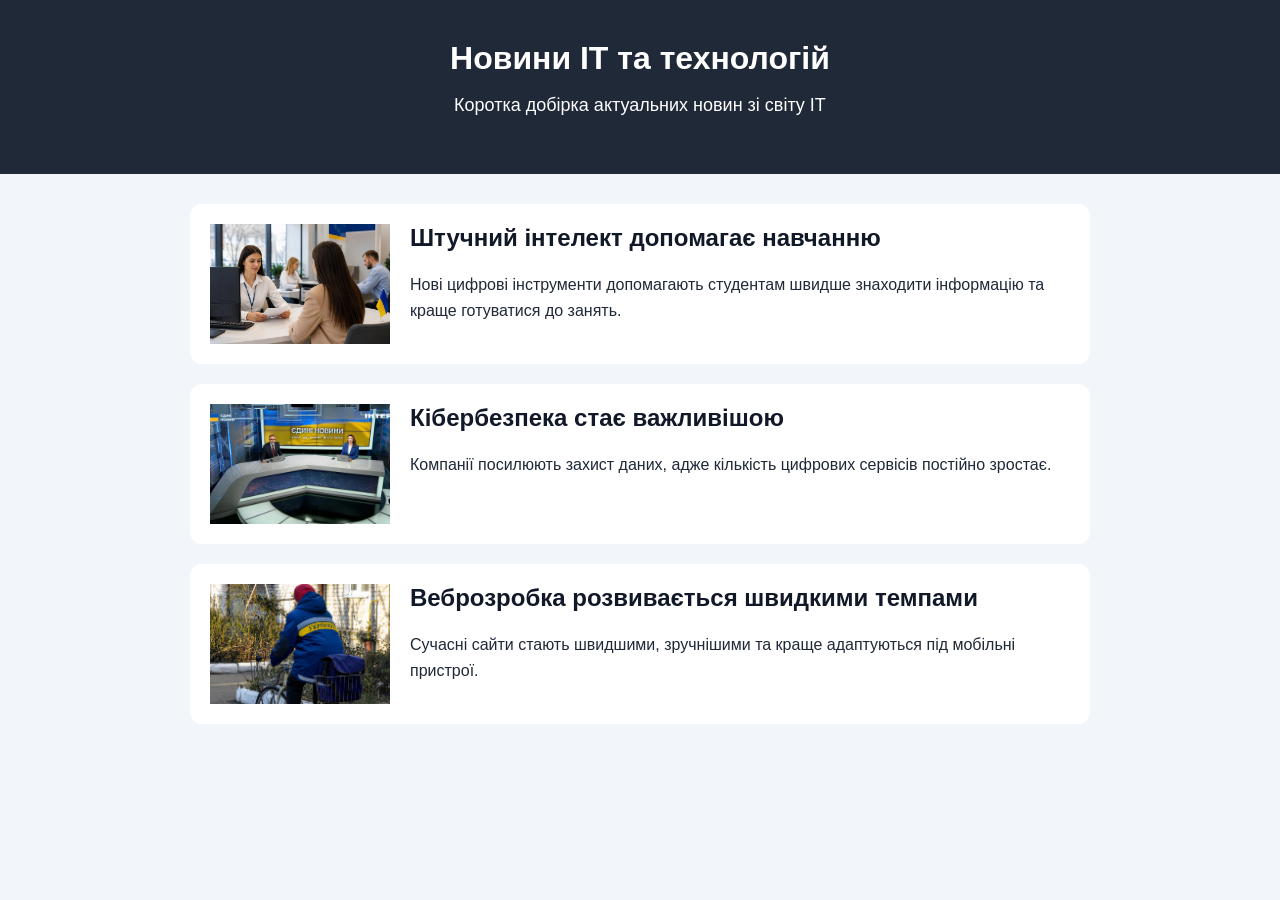
<file: ipz244_sov/index.html>
<!doctype html>
<html lang="uk">
<head>
    <meta charset="UTF-8" />
    <title>Студентські ІТ-новини</title>
    <link rel="stylesheet" href="style.css" />
</head>
<body>
<header class="header">
    <h1>Новини ІТ та технологій</h1>
    <p>Коротка добірка актуальних новин зі світу ІТ</p>
</header>

<main class="news-list">
    <article class="news-card">
        <img src="images/news-1.jpeg" alt="Штучний інтелект" />
        <div>
            <h2>Штучний інтелект допомагає навчанню</h2>
            <p>Нові цифрові інструменти допомагають студентам швидше знаходити інформацію та краще готуватися до занять.</p>
        </div>
    </article>
    <article class="news-card">
        <img src="images/news-2.jpg" alt="Кібербезпека" />
        <div>
            <h2>Кібербезпека стає важливішою</h2>
            <p>Компанії посилюють захист даних, адже кількість цифрових сервісів постійно зростає.</p>
        </div>
    </article>

    <article class="news-card">
        <img src="images/news-3.png" alt="Веброзробка" />
        <div>
            <h2>Веброзробка розвивається швидкими темпами</h2>
            <p>Сучасні сайти стають швидшими, зручнішими та краще адаптуються під мобільні пристрої.</p>
        </div>
    </article>
</main>
</body>
</html>
</file>
<file: ipz244_sov/style.css>
body {
    margin: 0;
    font-family: Arial, sans-serif;
    background: #f2f5f9;
    color: #1f2937;
}

.header {
    padding: 40px 20px;
    text-align: center;
    background: #1f2937;
    color: white;
}

.header h1 {
    margin: 0 0 10px;
}

.news-list {
    max-width: 900px;
    margin: 30px auto;
    padding: 0 20px;
}

.news-card {
    display: flex;
    gap: 20px;
    margin-bottom: 20px;
    padding: 20px;
    background: white;
    border-radius: 12px;
}

.news-card img {
    width: 180px;
    height: 120px;
    object-fit: cover;
}
.news-card h2 {
    margin-top: 0;
    color: #111827;
}

.news-card p {
    line-height: 1.6;
}

@media (max-width: 700px) {
    .news-card {
        flex-direction: column;
    }

    .news-card img {
        width: 100%;
        height: auto;
    }
}
.header p {
    font-size: 18px;
}

.news-card {
    transition: transform 0.2s;
}

.news-card:hover {
    transform: scale(1.02);
}
</file>
